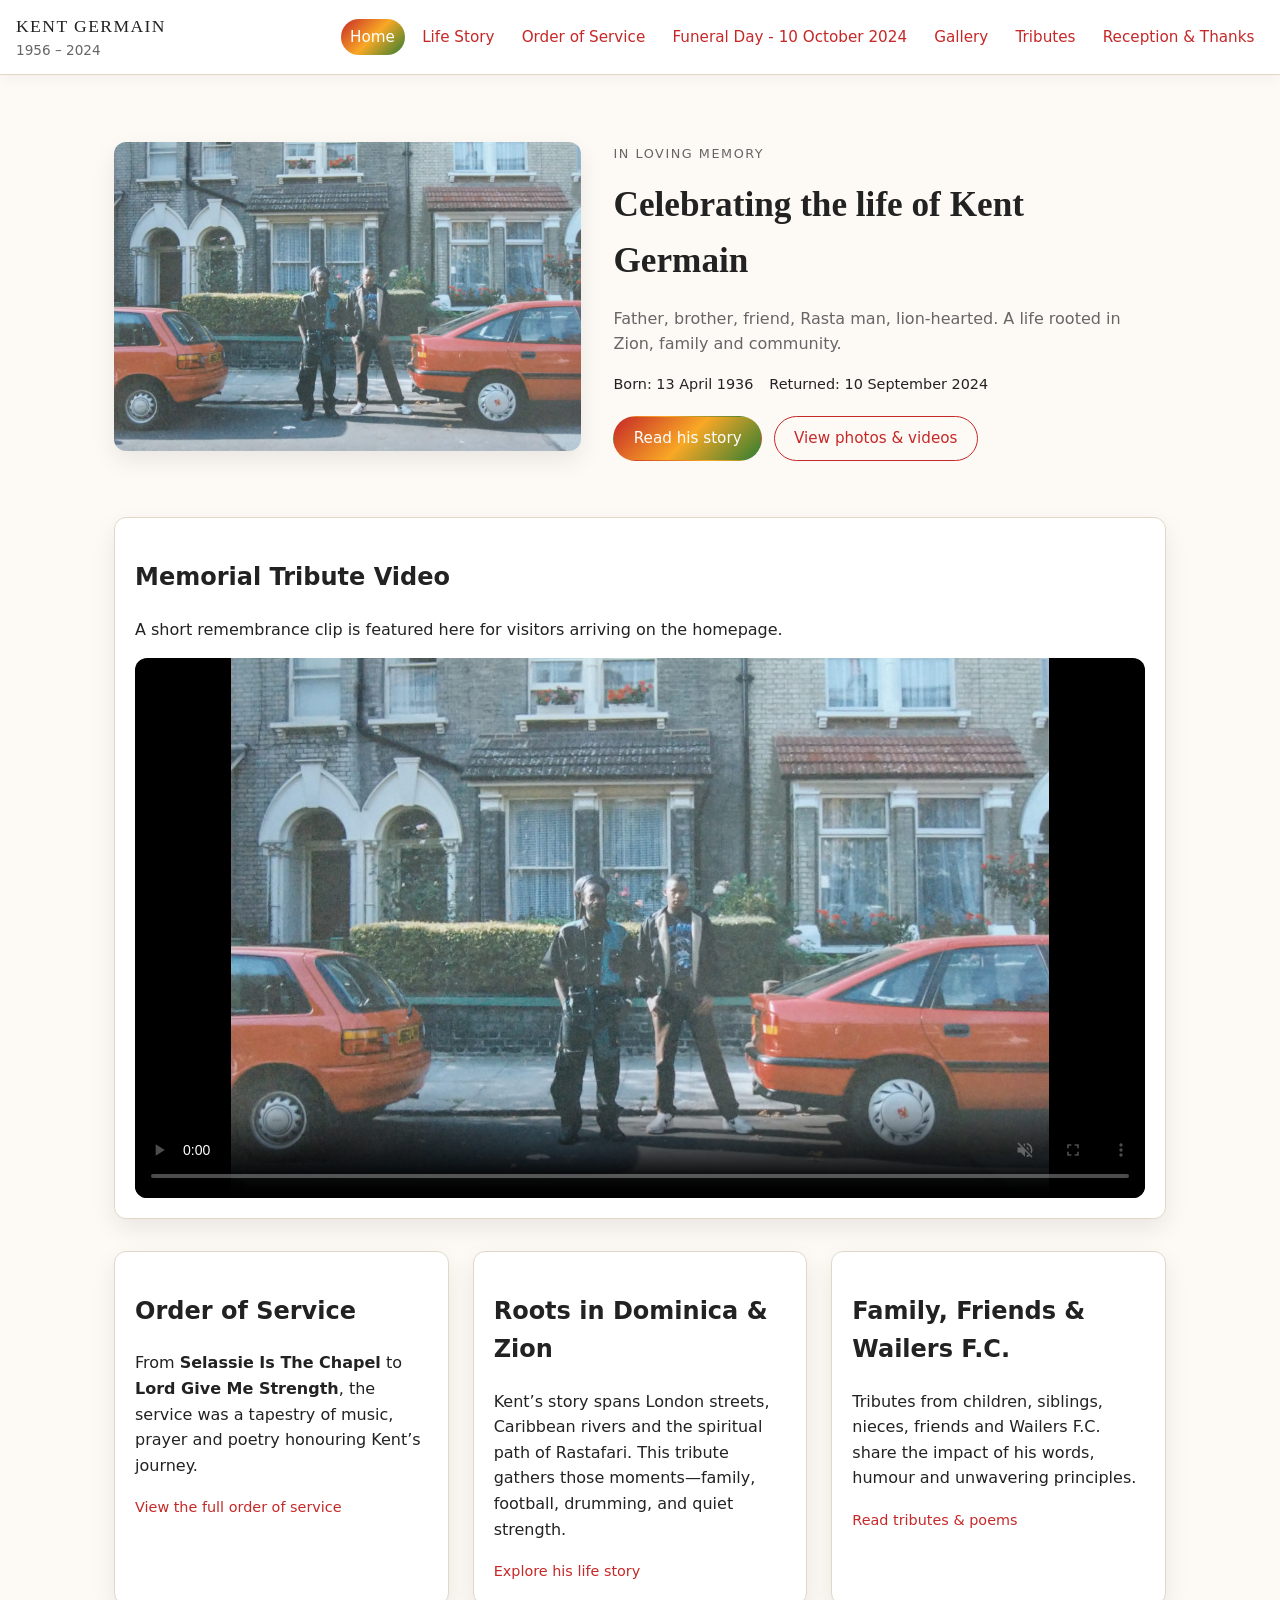
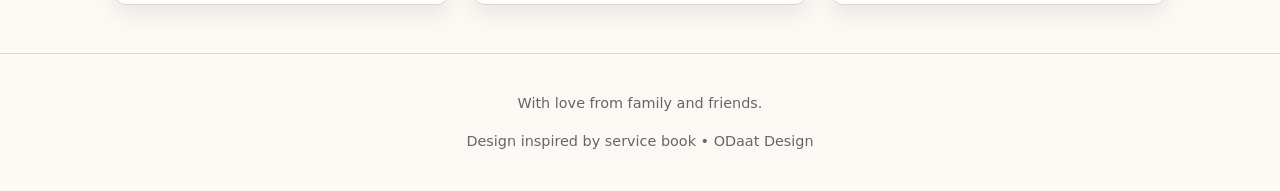
<file: index.html>
<!DOCTYPE html>
<html lang="en">
<head>
  <meta charset="UTF-8">
  <title>Kent Germain | Tribute Home</title>
  <meta name="viewport" content="width=device-width, initial-scale=1">
  <meta name="description" content="A memorial tribute website celebrating the life of Kent Germain, his family, and the legacy he leaves behind.">
  <meta name="theme-color" content="#c62828">
  <link rel="stylesheet" href="css/style.css">
</head>
<body>
  <header class="site-header">
    <a class="skip-link" href="#main-content">Skip to main content</a>

    <div class="brand">
      <span class="brand-title">Kent Germain</span>
      <span class="brand-dates">1956 – 2024</span>
    </div>

    <button class="nav-toggle" aria-expanded="false" aria-controls="main-nav">
      <span class="nav-toggle-bar"></span>
      <span class="nav-toggle-bar"></span>
      <span class="nav-toggle-bar"></span>
      <span class="sr-only">Toggle navigation</span>
    </button>

    <nav id="main-nav" class="main-nav" aria-label="Main navigation">
      <ul>
        <!-- Keep your existing menu titles here -->
        <li><a href="index.html" class="active">Home</a></li>
        <li><a href="about.html">Life Story</a></li>
        <li><a href="service.html">Order of Service</a></li>
        <li><a href="funeral.html">Funeral Day - 10 October 2024</a></li>
        <li><a href="gallery.html">Gallery</a></li>
        <li><a href="tributes.html">Tributes</a></li>
        <li><a href="thanks.html">Reception & Thanks</a></li>
      </ul>
    </nav>
  </header>

  <main id="main-content">
  <section class="hero">
    <div class="hero-media">
      <img src="imgs/rasta-era/kent-and-reuben-on-road-red-car.JPG" alt="Kent Germain smiling by his red car">
    </div>
    <div class="hero-text">
      <p class="hero-label">In Loving Memory</p>
      <h1>Celebrating the life of Kent Germain</h1>
      <p class="hero-subtitle">
        Father, brother, friend, Rasta man, lion-hearted.
        A life rooted in Zion, family and community.
      </p>
      <div class="hero-meta">
        <span>Born: 13 April 1936</span>
        <span>Returned: 10 September 2024</span>
      </div>
      <div class="hero-actions">
        <a href="about.html" class="btn primary">Read his story</a>
        <a href="gallery.html" class="btn ghost">View photos & videos</a>
      </div>
    </div>
  </section>

  <section class="home-video-section" aria-label="Memorial video">
    <div class="home-video-card">
      <h2>Memorial Tribute Video</h2>
      <p>A short remembrance clip is featured here for visitors arriving on the homepage.</p>
      <div class="home-video-wrapper">
        <video controls autoplay muted loop playsinline preload="metadata" poster="imgs/rasta-era/kent-and-reuben-on-road-red-car.JPG">
          <source src="imgs/videos/kent-dance-sophie.mp4" type="video/mp4">
          Your browser does not support the video tag.
        </video>
      </div>
    </div>
  </section>

  <section class="intro">
    <div class="intro-block">
      <h2>Order of Service</h2>
      <p>
        From <strong>Selassie Is The Chapel</strong> to <strong>Lord Give Me Strength</strong>,
        the service was a tapestry of music, prayer and poetry honouring Kent’s journey.
      </p>
      <a href="service.html" class="text-link">View the full order of service</a>
    </div>

    <div class="intro-block">
      <h2>Roots in Dominica & Zion</h2>
      <p>
        Kent’s story spans London streets, Caribbean rivers and the spiritual path of Rastafari.
        This tribute gathers those moments—family, football, drumming, and quiet strength.
      </p>
      <a href="about.html" class="text-link">Explore his life story</a>
    </div>

    <div class="intro-block">
      <h2>Family, Friends & Wailers F.C.</h2>
      <p>
        Tributes from children, siblings, nieces, friends and Wailers F.C.
        share the impact of his words, humour and unwavering principles.
      </p>
      <a href="tributes.html" class="text-link">Read tributes & poems</a>
    </div>
  </section>
</main>


  <footer class="site-footer">
    <p>With love from family and friends.</p>
    <p class="footer-credit">Design inspired by service book • ODaat Design</p>
  </footer>

  <script src="js/main.js"></script>
</body>
</html>
</file>
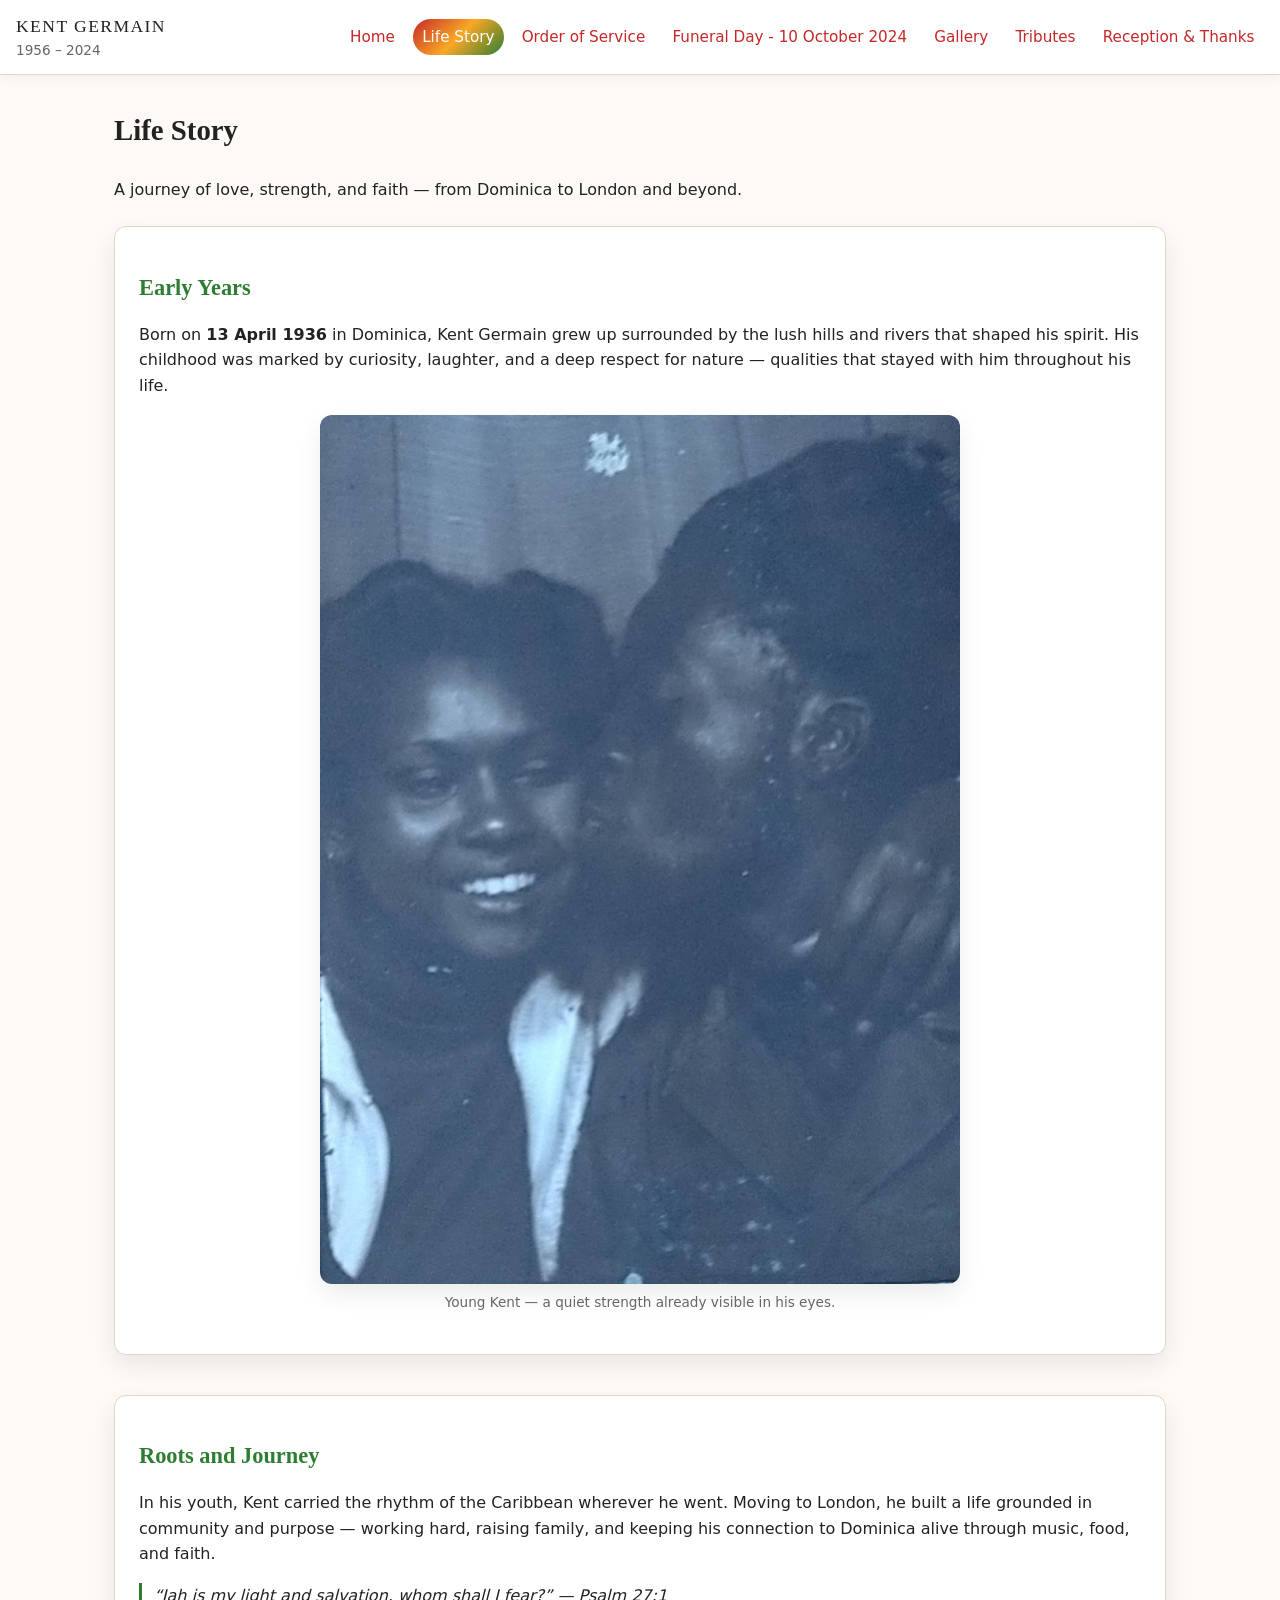
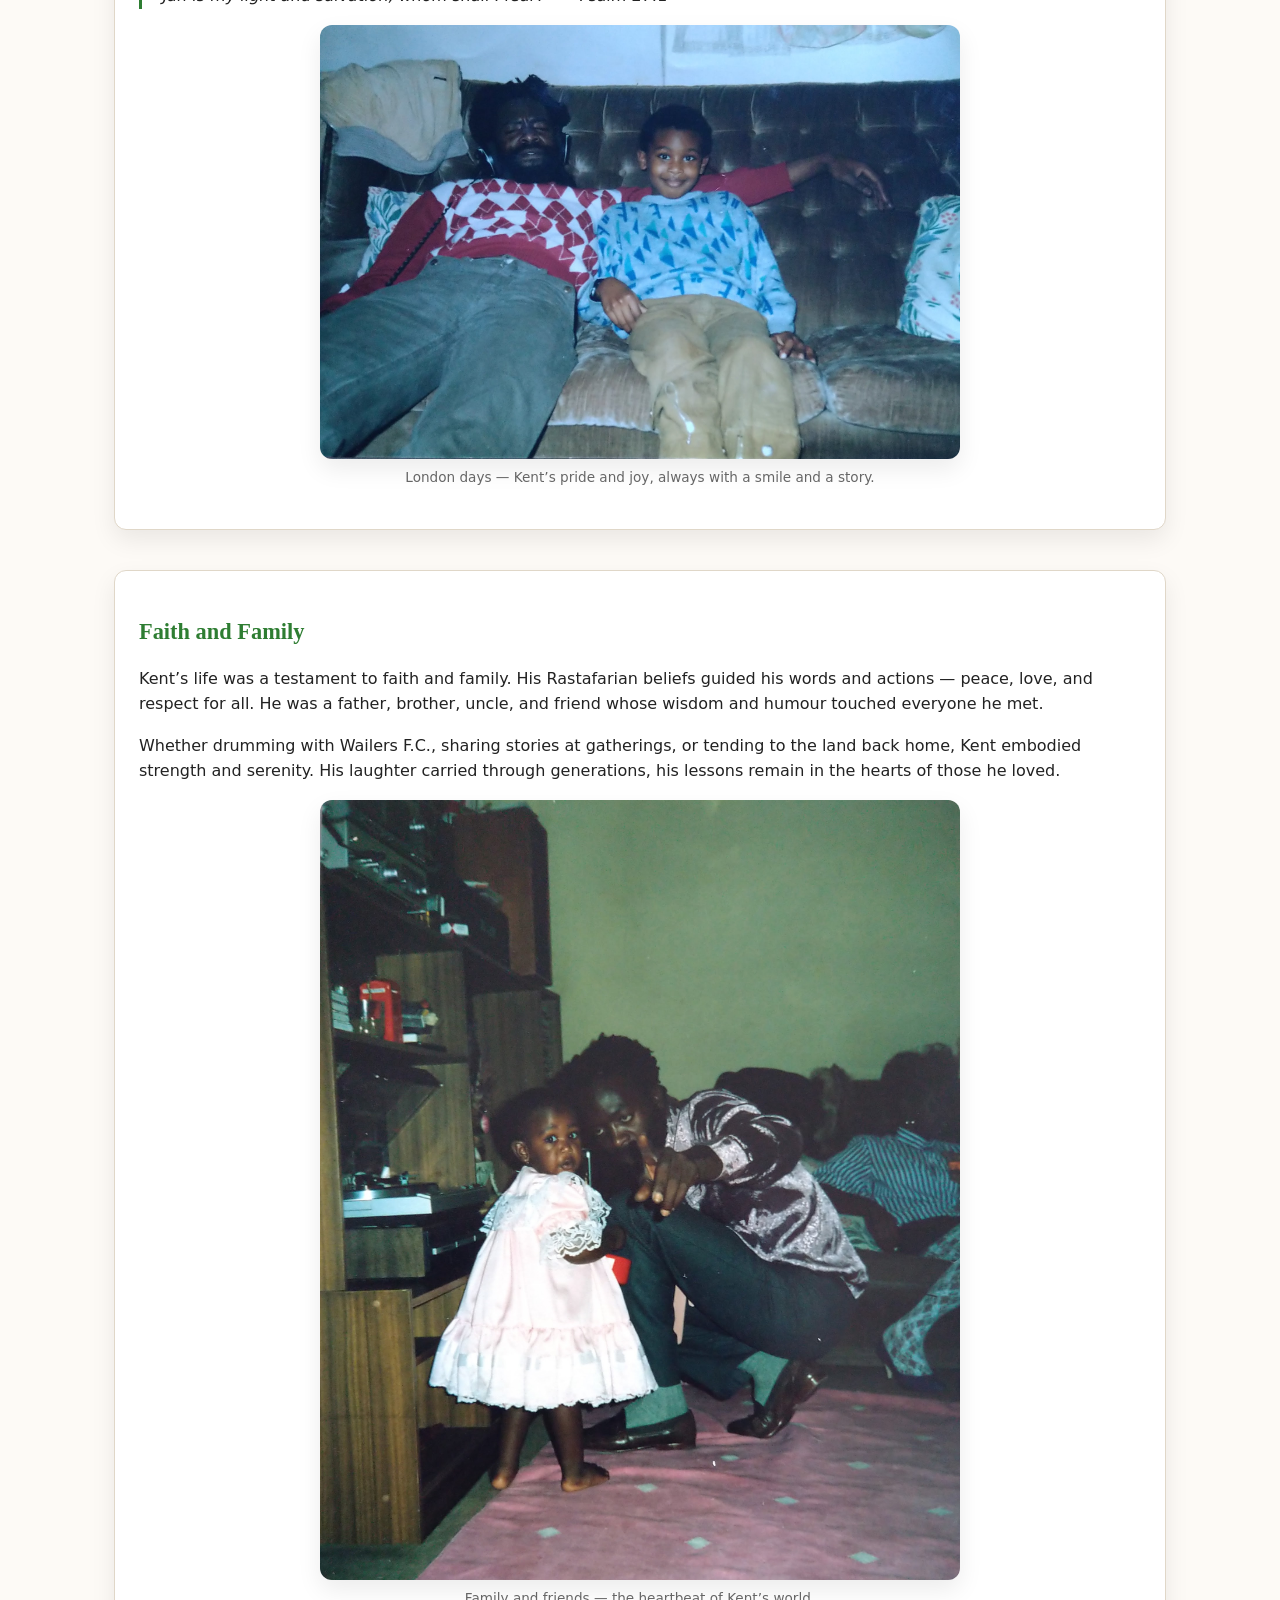
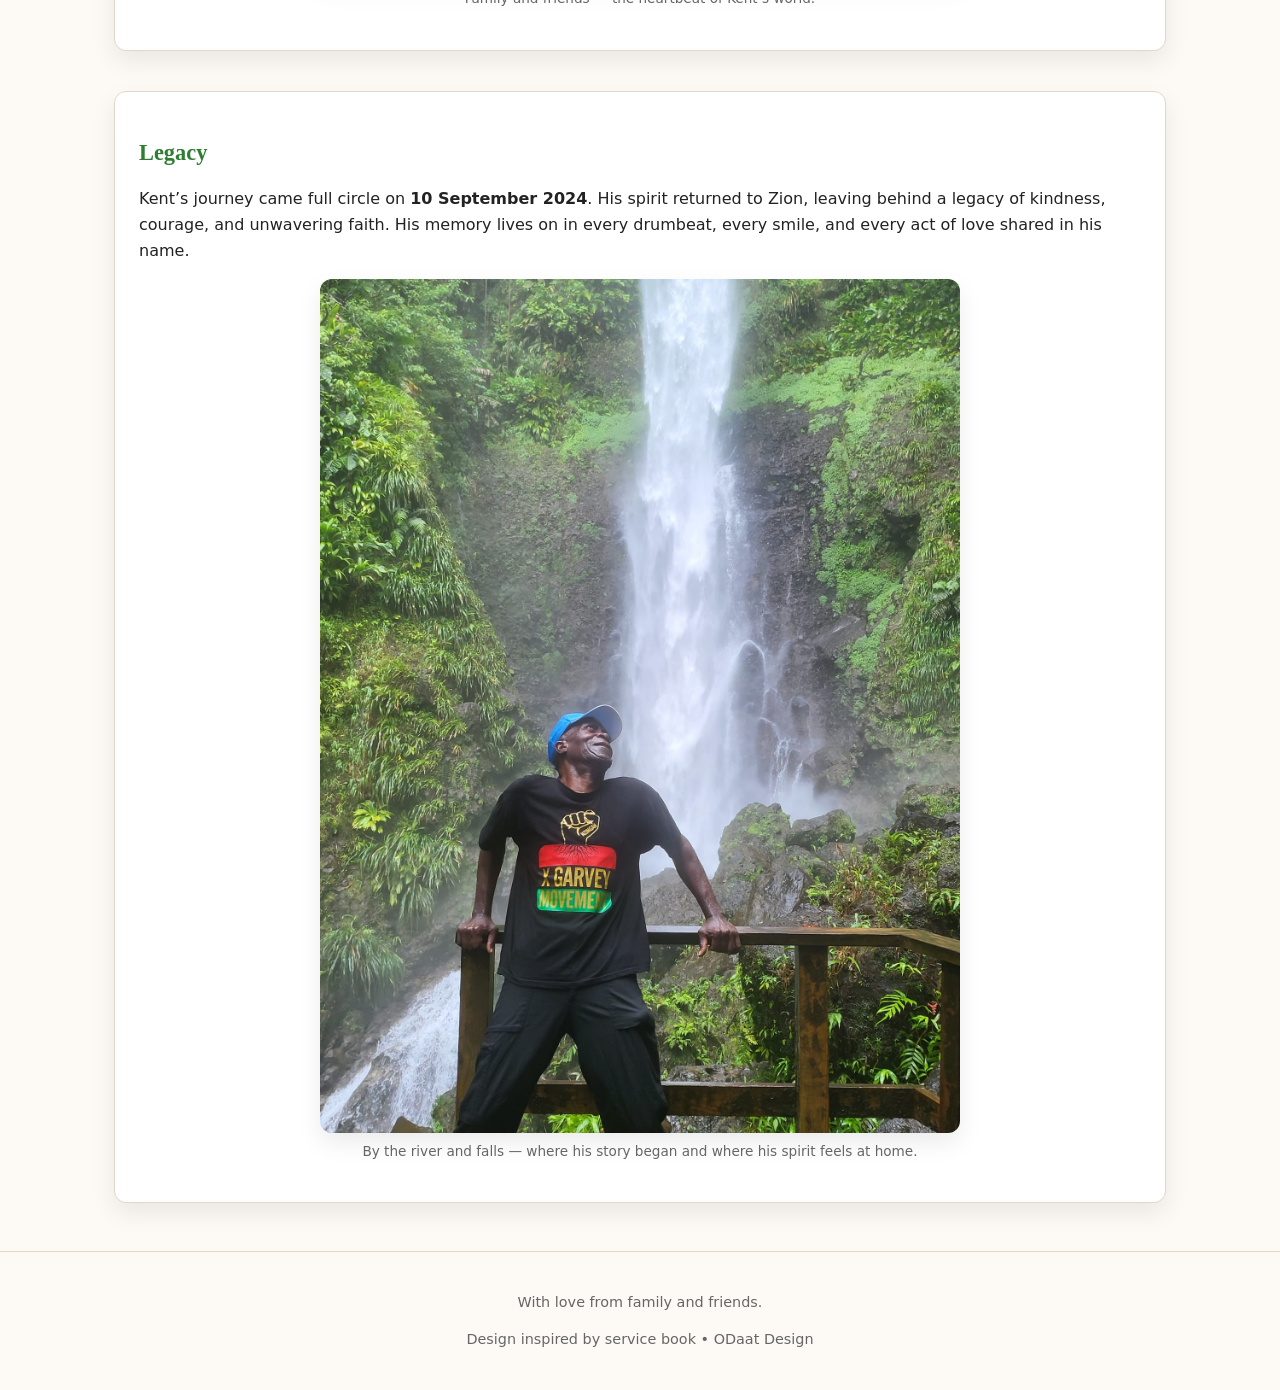
<file: about.html>
<!DOCTYPE html>
<html lang="en">
<head>
  <meta charset="UTF-8">
  <title>Kent Germain | Life Story</title>
  <meta name="viewport" content="width=device-width, initial-scale=1">
  <meta name="description" content="Read the life story of Kent Germain, from his early years in Dominica to his life in London and the legacy he left behind.">
  <meta name="theme-color" content="#2e7d32">
  <link rel="stylesheet" href="css/style.css">
</head>
<body>
  <header class="site-header">
    <a class="skip-link" href="#main-content">Skip to main content</a>

    <div class="brand">
      <span class="brand-title">Kent Germain</span>
      <span class="brand-dates">1956 – 2024</span>
    </div>

    <button class="nav-toggle" aria-expanded="false" aria-controls="main-nav">
      <span class="nav-toggle-bar"></span>
      <span class="nav-toggle-bar"></span>
      <span class="nav-toggle-bar"></span>
      <span class="sr-only">Toggle navigation</span>
    </button>

    <nav id="main-nav" class="main-nav" aria-label="Main navigation">
      <ul>
        <!-- Keep your existing menu titles here -->
        <li><a href="index.html">Home</a></li>
        <li><a href="about.html" class="active">Life Story</a></li>
        <li><a href="service.html">Order of Service</a></li>
        <li><a href="funeral.html">Funeral Day - 10 October 2024</a></li>
        <li><a href="gallery.html">Gallery</a></li>
        <li><a href="tributes.html">Tributes</a></li>
        <li><a href="thanks.html">Reception & Thanks</a></li>
      </ul>
    </nav>
  </header>

  <main id="main-content">
  <section class="page-header">
    <h1>Life Story</h1>
    <p>A journey of love, strength, and faith — from Dominica to London and beyond.</p>
  </section>

  <section class="story-section">
    <article class="story-block">
      <h2>Early Years</h2>
      <p>
        Born on <strong>13 April 1936</strong> in Dominica, Kent Germain grew up surrounded by the lush hills and rivers that shaped his spirit.
        His childhood was marked by curiosity, laughter, and a deep respect for nature — qualities that stayed with him throughout his life.
      </p>
      <figure class="story-photo">
        <img src="imgs/rasta-era/kent-and-jenny-young.JPG" alt="Young Kent Germain with friends and family">
        <figcaption>Young Kent — a quiet strength already visible in his eyes.</figcaption>
      </figure>
    </article>

    <article class="story-block">
      <h2>Roots and Journey</h2>
      <p>
        In his youth, Kent carried the rhythm of the Caribbean wherever he went.
        Moving to London, he built a life grounded in community and purpose — working hard, raising family, and keeping his connection to Dominica alive through music, food, and faith.
      </p>
      <blockquote>
        “Jah is my light and salvation, whom shall I fear?” — <em>Psalm 27:1</em>
      </blockquote>
      <figure class="story-photo">
        <img src="imgs/rasta-era/kent-headphones-on-with-reuben.JPG" alt="Kent Germain sitting on his red car in London">
        <figcaption>London days — Kent’s pride and joy, always with a smile and a story.</figcaption>
      </figure>
    </article>

    <article class="story-block">
      <h2>Faith and Family</h2>
      <p>
        Kent’s life was a testament to faith and family. His Rastafarian beliefs guided his words and actions — peace, love, and respect for all.
        He was a father, brother, uncle, and friend whose wisdom and humour touched everyone he met.
      </p>
      <p>
        Whether drumming with Wailers F.C., sharing stories at gatherings, or tending to the land back home, Kent embodied strength and serenity.
        His laughter carried through generations, his lessons remain in the hearts of those he loved.
      </p>
      <figure class="story-photo">
        <img src="imgs/rasta-era/kent-sophie-thelma-in-background.JPG" alt="Kent Germain with family and friends">
        <figcaption>Family and friends — the heartbeat of Kent’s world.</figcaption>
      </figure>
    </article>

    <article class="story-block">
      <h2>Legacy</h2>
      <p>
        Kent’s journey came full circle on <strong>10 September 2024</strong>.
        His spirit returned to Zion, leaving behind a legacy of kindness, courage, and unwavering faith.
        His memory lives on in every drumbeat, every smile, and every act of love shared in his name.
      </p>
      <figure class="story-photo">
        <img src="imgs/post-rasta-era/kent-at-trafalgar-falls-2.jpeg" alt="Kent Germain by a waterfall in Dominica">
        <figcaption>By the river and falls — where his story began and where his spirit feels at home.</figcaption>
      </figure>
    </article>
  </section>
</main>


  <footer class="site-footer">
    <p>With love from family and friends.</p>
    <p class="footer-credit">Design inspired by service book • ODaat Design</p>
  </footer>

  <script src="js/main.js"></script>
</body>
</html>
</file>
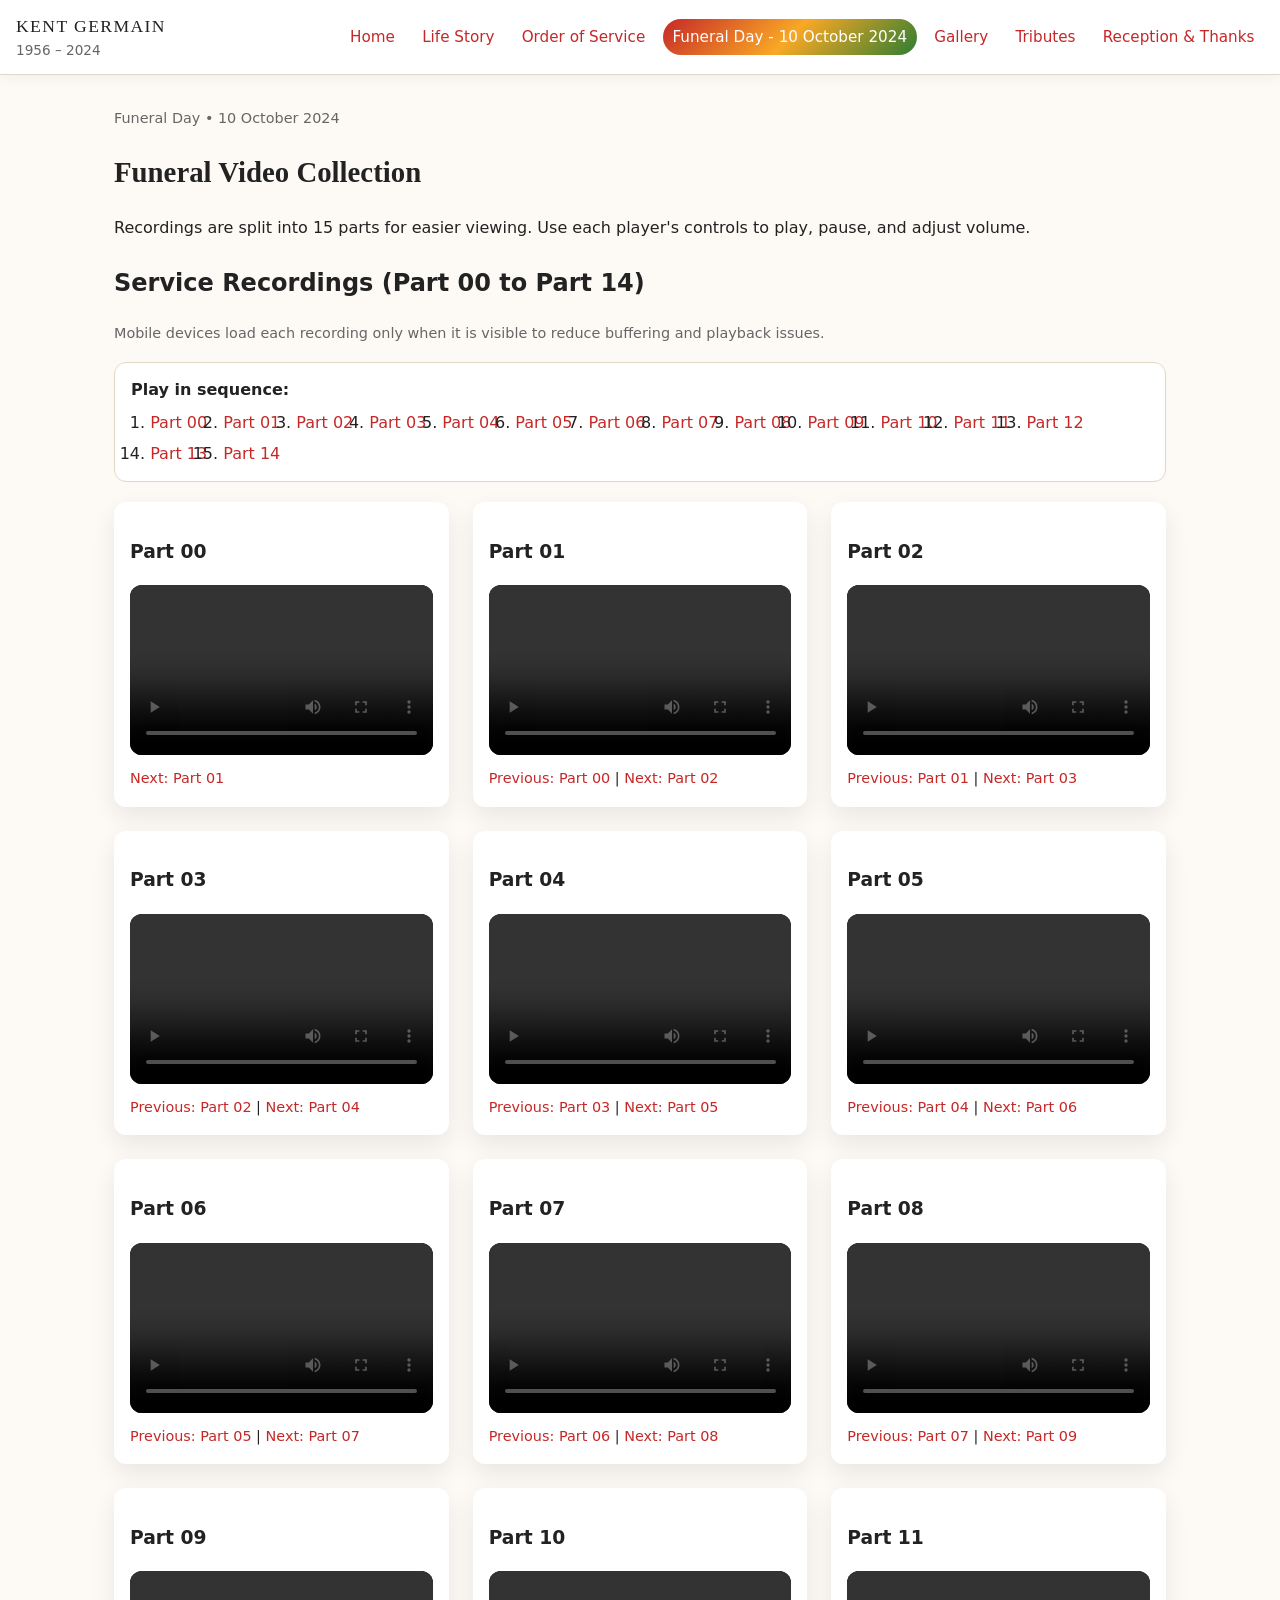
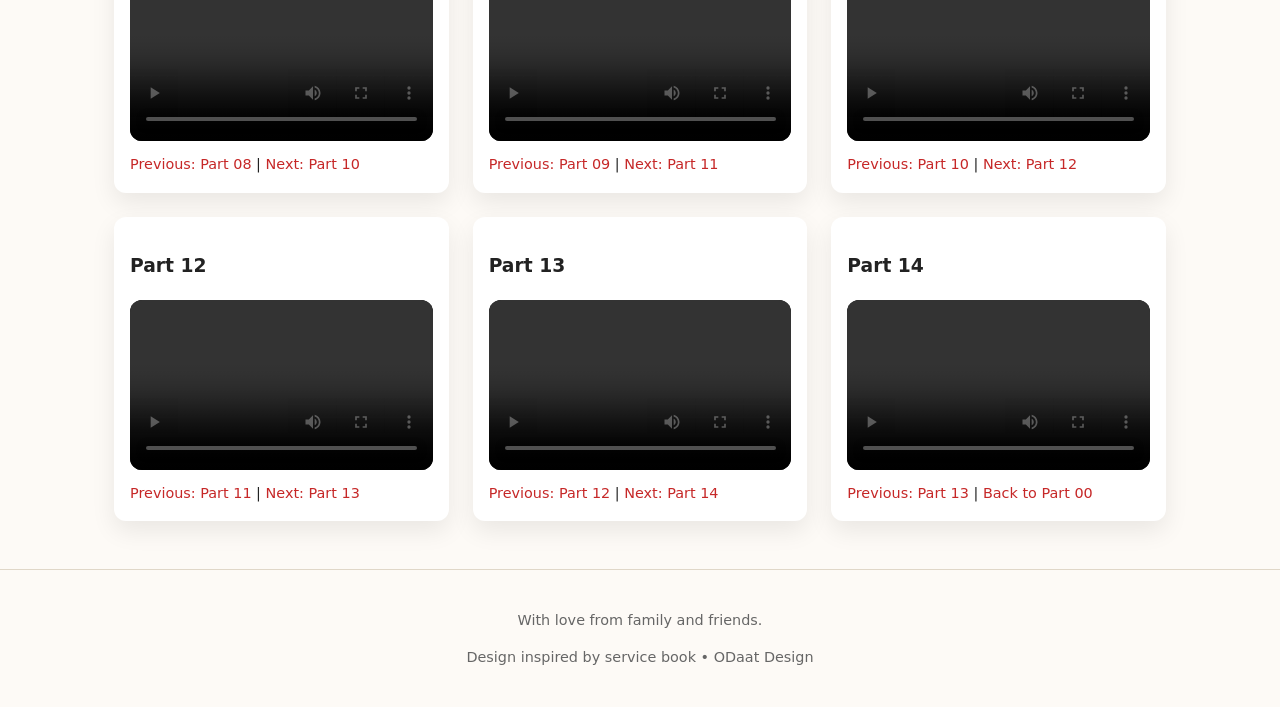
<file: funeral.html>
<!DOCTYPE html>
<html lang="en">
<head>
  <meta charset="UTF-8">
  <title>Kent Germain | Funeral Day</title>
  <meta name="viewport" content="width=device-width, initial-scale=1">
  <meta name="description" content="Watch and revisit the funeral service recordings for Kent Germain’s memorial day on 10 October 2024.">
  <meta name="theme-color" content="#c62828">
  <link rel="stylesheet" href="css/style.css">
</head>
<body>
  <header class="site-header">
    <a class="skip-link" href="#main-content">Skip to main content</a>

    <div class="brand">
      <span class="brand-title">Kent Germain</span>
      <span class="brand-dates">1956 – 2024</span>
    </div>

    <button class="nav-toggle" aria-expanded="false" aria-controls="main-nav">
      <span class="nav-toggle-bar"></span>
      <span class="nav-toggle-bar"></span>
      <span class="nav-toggle-bar"></span>
      <span class="sr-only">Toggle navigation</span>
    </button>

    <nav id="main-nav" class="main-nav" aria-label="Main navigation">
      <ul>
        <!-- Keep your existing menu titles here -->
        <li><a href="index.html">Home</a></li>
        <li><a href="about.html">Life Story</a></li>
        <li><a href="service.html">Order of Service</a></li>
        <li><a href="funeral.html" class="active">Funeral Day - 10 October 2024</a></li>
        <li><a href="gallery.html">Gallery</a></li>
        <li><a href="tributes.html">Tributes</a></li>
        <li><a href="thanks.html">Reception & Thanks</a></li>
      </ul>
    </nav>
  </header>

  <main id="main-content">
    <header class="page-header">
      <p class="page-header-meta">Funeral Day • 10 October 2024</p>
      <h1>Funeral Video Collection</h1>
      <p>
        Recordings are split into 15 parts for easier viewing. Use each player's controls to
        play, pause, and adjust volume.
      </p>
    </header>

    <section class="video-section" aria-labelledby="funeral-videos-heading">
      <h2 id="funeral-videos-heading">Service Recordings (Part 00 to Part 14)</h2>
      <p class="video-mobile-note">Mobile devices load each recording only when it is visible to reduce buffering and playback issues.</p>
      <nav class="video-sequence-nav" aria-label="Jump to video part">
        <p><strong>Play in sequence:</strong></p>
        <ol>
          <li><a href="#part-00">Part 00 </a></li>
          <li><a href="#part-01">Part 01 </a></li>
          <li><a href="#part-02">Part 02 </a></li>
          <li><a href="#part-03">Part 03 </a></li>
          <li><a href="#part-04">Part 04 </a></li>
          <li><a href="#part-05">Part 05 </a></li>
          <li><a href="#part-06">Part 06 </a></li>
          <li><a href="#part-07">Part 07 </a></li>
          <li><a href="#part-08">Part 08 </a></li>
          <li><a href="#part-09">Part 09 </a></li>
          <li><a href="#part-10">Part 10 </a></li>
          <li><a href="#part-11">Part 11 </a></li>
          <li><a href="#part-12">Part 12 </a></li>
          <li><a href="#part-13">Part 13 </a></li>
          <li><a href="#part-14">Part 14 </a></li>
        </ol>
      </nav>
      <div class="video-grid" role="list" aria-label="Funeral service video parts">
        <article id="part-00" class="video-card" role="listitem" aria-labelledby="video-title-00">
          <h3 id="video-title-00">Part 00</h3>
          <div class="video-wrapper">
            <video controls preload="none" playsinline webkit-playsinline aria-label="Funeral service recording part 00">
              <source data-src="videos/part00.mp4" type="video/mp4">
              Your browser does not support the video tag. You can download
              <a href="videos/part00.mp4">Part 00</a>.
            </video>
          </div>
          <p class="video-part-nav"><a href="#part-01">Next: Part 01</a></p>
        </article>

        <article id="part-01" class="video-card" role="listitem" aria-labelledby="video-title-01">
          <h3 id="video-title-01">Part 01</h3>
          <div class="video-wrapper">
            <video controls preload="none" playsinline webkit-playsinline aria-label="Funeral service recording part 01">
              <source data-src="videos/part01.mp4" type="video/mp4">
              Your browser does not support the video tag. You can download
              <a href="videos/part01.mp4">Part 01</a>.
            </video>
          </div>
          <p class="video-part-nav"><a href="#part-00">Previous: Part 00</a> | <a href="#part-02">Next: Part 02</a></p>
        </article>

        <article id="part-02" class="video-card" role="listitem" aria-labelledby="video-title-02">
          <h3 id="video-title-02">Part 02</h3>
          <div class="video-wrapper">
            <video controls preload="none" playsinline webkit-playsinline aria-label="Funeral service recording part 02">
              <source data-src="videos/part02.mp4" type="video/mp4">
              Your browser does not support the video tag. You can download
              <a href="videos/part02.mp4">Part 02</a>.
            </video>
          </div>
          <p class="video-part-nav"><a href="#part-01">Previous: Part 01</a> | <a href="#part-03">Next: Part 03</a></p>
        </article>

        <article id="part-03" class="video-card" role="listitem" aria-labelledby="video-title-03">
          <h3 id="video-title-03">Part 03</h3>
          <div class="video-wrapper">
            <video controls preload="none" playsinline webkit-playsinline aria-label="Funeral service recording part 03">
              <source data-src="videos/part03.mp4" type="video/mp4">
              Your browser does not support the video tag. You can download
              <a href="videos/part03.mp4">Part 03</a>.
            </video>
          </div>
          <p class="video-part-nav"><a href="#part-02">Previous: Part 02</a> | <a href="#part-04">Next: Part 04</a></p>
        </article>

        <article id="part-04" class="video-card" role="listitem" aria-labelledby="video-title-04">
          <h3 id="video-title-04">Part 04</h3>
          <div class="video-wrapper">
            <video controls preload="none" playsinline webkit-playsinline aria-label="Funeral service recording part 04">
              <source data-src="videos/part04.mp4" type="video/mp4">
              Your browser does not support the video tag. You can download
              <a href="videos/part04.mp4">Part 04</a>.
            </video>
          </div>
          <p class="video-part-nav"><a href="#part-03">Previous: Part 03</a> | <a href="#part-05">Next: Part 05</a></p>
        </article>

        <article id="part-05" class="video-card" role="listitem" aria-labelledby="video-title-05">
          <h3 id="video-title-05">Part 05</h3>
          <div class="video-wrapper">
            <video controls preload="none" playsinline webkit-playsinline aria-label="Funeral service recording part 05">
              <source data-src="videos/part05.mp4" type="video/mp4">
              Your browser does not support the video tag. You can download
              <a href="videos/part05.mp4">Part 05</a>.
            </video>
          </div>
          <p class="video-part-nav"><a href="#part-04">Previous: Part 04</a> | <a href="#part-06">Next: Part 06</a></p>
        </article>

        <article id="part-06" class="video-card" role="listitem" aria-labelledby="video-title-06">
          <h3 id="video-title-06">Part 06</h3>
          <div class="video-wrapper">
            <video controls preload="none" playsinline webkit-playsinline aria-label="Funeral service recording part 06">
              <source data-src="videos/part06.mp4" type="video/mp4">
              Your browser does not support the video tag. You can download
              <a href="videos/part06.mp4">Part 06</a>.
            </video>
          </div>
          <p class="video-part-nav"><a href="#part-05">Previous: Part 05</a> | <a href="#part-07">Next: Part 07</a></p>
        </article>

        <article id="part-07" class="video-card" role="listitem" aria-labelledby="video-title-07">
          <h3 id="video-title-07">Part 07</h3>
          <div class="video-wrapper">
            <video controls preload="none" playsinline webkit-playsinline aria-label="Funeral service recording part 07">
              <source data-src="videos/part07.mp4" type="video/mp4">
              Your browser does not support the video tag. You can download
              <a href="videos/part07.mp4">Part 07</a>.
            </video>
          </div>
          <p class="video-part-nav"><a href="#part-06">Previous: Part 06</a> | <a href="#part-08">Next: Part 08</a></p>
        </article>

        <article id="part-08" class="video-card" role="listitem" aria-labelledby="video-title-08">
          <h3 id="video-title-08">Part 08</h3>
          <div class="video-wrapper">
            <video controls preload="none" playsinline webkit-playsinline aria-label="Funeral service recording part 08">
              <source data-src="videos/part08.mp4" type="video/mp4">
              Your browser does not support the video tag. You can download
              <a href="videos/part08.mp4">Part 08</a>.
            </video>
          </div>
          <p class="video-part-nav"><a href="#part-07">Previous: Part 07</a> | <a href="#part-09">Next: Part 09</a></p>
        </article>

        <article id="part-09" class="video-card" role="listitem" aria-labelledby="video-title-09">
          <h3 id="video-title-09">Part 09</h3>
          <div class="video-wrapper">
            <video controls preload="none" playsinline webkit-playsinline aria-label="Funeral service recording part 09">
              <source data-src="videos/part09.mp4" type="video/mp4">
              Your browser does not support the video tag. You can download
              <a href="videos/part09.mp4">Part 09</a>.
            </video>
          </div>
          <p class="video-part-nav"><a href="#part-08">Previous: Part 08</a> | <a href="#part-10">Next: Part 10</a></p>
        </article>

        <article id="part-10" class="video-card" role="listitem" aria-labelledby="video-title-10">
          <h3 id="video-title-10">Part 10</h3>
          <div class="video-wrapper">
            <video controls preload="none" playsinline webkit-playsinline aria-label="Funeral service recording part 10">
              <source data-src="videos/part10.mp4" type="video/mp4">
              Your browser does not support the video tag. You can download
              <a href="videos/part10.mp4">Part 10</a>.
            </video>
          </div>
          <p class="video-part-nav"><a href="#part-09">Previous: Part 09</a> | <a href="#part-11">Next: Part 11</a></p>
        </article>

        <article id="part-11" class="video-card" role="listitem" aria-labelledby="video-title-11">
          <h3 id="video-title-11">Part 11</h3>
          <div class="video-wrapper">
            <video controls preload="none" playsinline webkit-playsinline aria-label="Funeral service recording part 11">
              <source data-src="videos/part11.mp4" type="video/mp4">
              Your browser does not support the video tag. You can download
              <a href="videos/part11.mp4">Part 11</a>.
            </video>
          </div>
          <p class="video-part-nav"><a href="#part-10">Previous: Part 10</a> | <a href="#part-12">Next: Part 12</a></p>
        </article>

        <article id="part-12" class="video-card" role="listitem" aria-labelledby="video-title-12">
          <h3 id="video-title-12">Part 12</h3>
          <div class="video-wrapper">
            <video controls preload="none" playsinline webkit-playsinline aria-label="Funeral service recording part 12">
              <source data-src="videos/part12.mp4" type="video/mp4">
              Your browser does not support the video tag. You can download
              <a href="videos/part12.mp4">Part 12</a>.
            </video>
          </div>
          <p class="video-part-nav"><a href="#part-11">Previous: Part 11</a> | <a href="#part-13">Next: Part 13</a></p>
        </article>

        <article id="part-13" class="video-card" role="listitem" aria-labelledby="video-title-13">
          <h3 id="video-title-13">Part 13</h3>
          <div class="video-wrapper">
            <video controls preload="none" playsinline webkit-playsinline aria-label="Funeral service recording part 13">
              <source data-src="videos/part13.mp4" type="video/mp4">
              Your browser does not support the video tag. You can download
              <a href="videos/part13.mp4">Part 13</a>.
            </video>
          </div>
          <p class="video-part-nav"><a href="#part-12">Previous: Part 12</a> | <a href="#part-14">Next: Part 14</a></p>
        </article>

        <article id="part-14" class="video-card" role="listitem" aria-labelledby="video-title-14">
          <h3 id="video-title-14">Part 14</h3>
          <div class="video-wrapper">
            <video controls preload="none" playsinline webkit-playsinline aria-label="Funeral service recording part 14">
              <source data-src="videos/part14.mp4" type="video/mp4">
              Your browser does not support the video tag. You can download
              <a href="videos/part14.mp4">Part 14</a>.
            </video>
          </div>
          <p class="video-part-nav"><a href="#part-13">Previous: Part 13</a> | <a href="#part-00">Back to Part 00</a></p>
        </article>
      </div>
    </section>
  </main>

  <footer class="site-footer">
    <p>With love from family and friends.</p>
    <p class="footer-credit">Design inspired by service book • ODaat Design</p>
  </footer>

  <script src="js/main.js"></script>
</body>
</html>
</file>
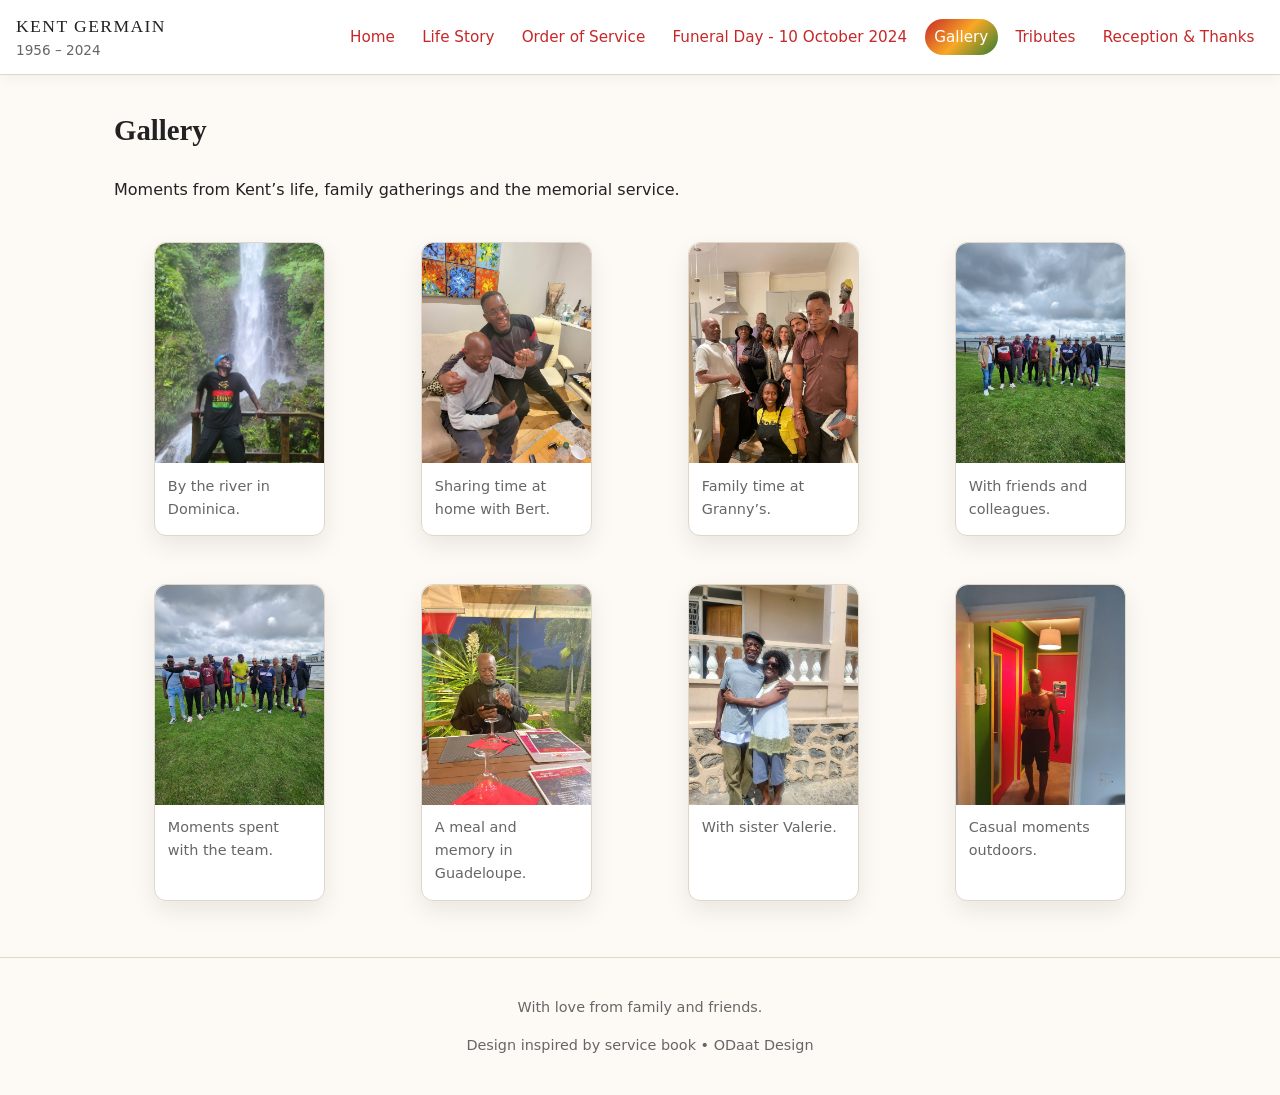
<file: gallery.html>
<!DOCTYPE html>
<html lang="en">
<head>
  <meta charset="UTF-8">
  <title>Kent Germain | Gallery</title>
  <meta name="viewport" content="width=device-width, initial-scale=1">
  <meta name="description" content="Browse a gallery of photographs capturing Kent Germain’s life, family, and memories.">
  <meta name="theme-color" content="#2e7d32">
  <link rel="stylesheet" href="css/style.css">
</head>
<body>
  <header class="site-header">
    <a class="skip-link" href="#main-content">Skip to main content</a>

    <div class="brand">
      <span class="brand-title">Kent Germain</span>
      <span class="brand-dates">1956 – 2024</span>
    </div>

    <button class="nav-toggle" aria-expanded="false" aria-controls="main-nav">
      <span class="nav-toggle-bar"></span>
      <span class="nav-toggle-bar"></span>
      <span class="nav-toggle-bar"></span>
      <span class="sr-only">Toggle navigation</span>
    </button>

    <nav id="main-nav" class="main-nav" aria-label="Main navigation">
      <ul>
        <!-- Keep your existing menu titles here -->
        <li><a href="index.html">Home</a></li>
        <li><a href="about.html">Life Story</a></li>
        <li><a href="service.html">Order of Service</a></li>
        <li><a href="funeral.html">Funeral Day - 10 October 2024</a></li>
        <li><a href="gallery.html" class="active">Gallery</a></li>
        <li><a href="tributes.html">Tributes</a></li>
        <li><a href="thanks.html">Reception & Thanks</a></li>
      </ul>
    </nav>
  </header>

  <main id="main-content">
  <section class="page-header">
    <h1>Gallery</h1>
    <p>Moments from Kent’s life, family gatherings and the memorial service.</p>
  </section>

  <section class="gallery-grid" aria-label="Photo gallery">
    <figure class="gallery-item">
      <img src="imgs/post-rasta-era/kent-at-trafalgar-falls-2.jpeg" alt="Kent standing beside a river in Dominica." loading="lazy" decoding="async">
      <figcaption>By the river in Dominica.</figcaption>
    </figure>

    <figure class="gallery-item">
      <img src="imgs/post-rasta-era/kent-bert-at-home.jpeg" alt="Kent and Bert relaxing at home together." loading="lazy" decoding="async">
      <figcaption>Sharing time at home with Bert.</figcaption>
    </figure>

    <figure class="gallery-item">
      <img src="imgs/post-rasta-era/kent-and-family-at-grannys.jpeg" alt="Kent with family gathered at Granny’s home." loading="lazy" decoding="async">
      <figcaption>Family time at Granny’s.</figcaption>
    </figure>

    <figure class="gallery-item">
      <img src="imgs/post-rasta-era/kent-and-team-2.jpeg" alt="Kent standing with his team at an event." loading="lazy" decoding="async">
      <figcaption>With friends and colleagues.</figcaption>
    </figure>

    <figure class="gallery-item">
      <img src="imgs/post-rasta-era/kent-with-team.jpeg" alt="Kent smiling with a group of team members." loading="lazy" decoding="async">
      <figcaption>Moments spent with the team.</figcaption>
    </figure>

    <figure class="gallery-item">
      <img src="imgs/post-rasta-era/kent-at-restaurant-guadeloupe.jpeg" alt="Kent at a restaurant in Guadeloupe." loading="lazy" decoding="async">
      <figcaption>A meal and memory in Guadeloupe.</figcaption>
    </figure>

    <figure class="gallery-item">
      <img src="imgs/post-rasta-era/kent-with-sister-valerie-1.jpeg" alt="Kent with his sister Valerie." loading="lazy" decoding="async">
      <figcaption>With sister Valerie.</figcaption>
    </figure>

    <figure class="gallery-item">
      <img src="imgs/post-rasta-era/kent-at-home-in-shorts.jpeg" alt="Kent standing outdoors in casual clothing." loading="lazy" decoding="async">
      <figcaption>Casual moments outdoors.</figcaption>
    </figure>
  </section>


</main>


  <footer class="site-footer">
    <p>With love from family and friends.</p>
    <p class="footer-credit">Design inspired by service book • ODaat Design</p>
  </footer>

  <script src="js/main.js"></script>
</body>
</html>
</file>
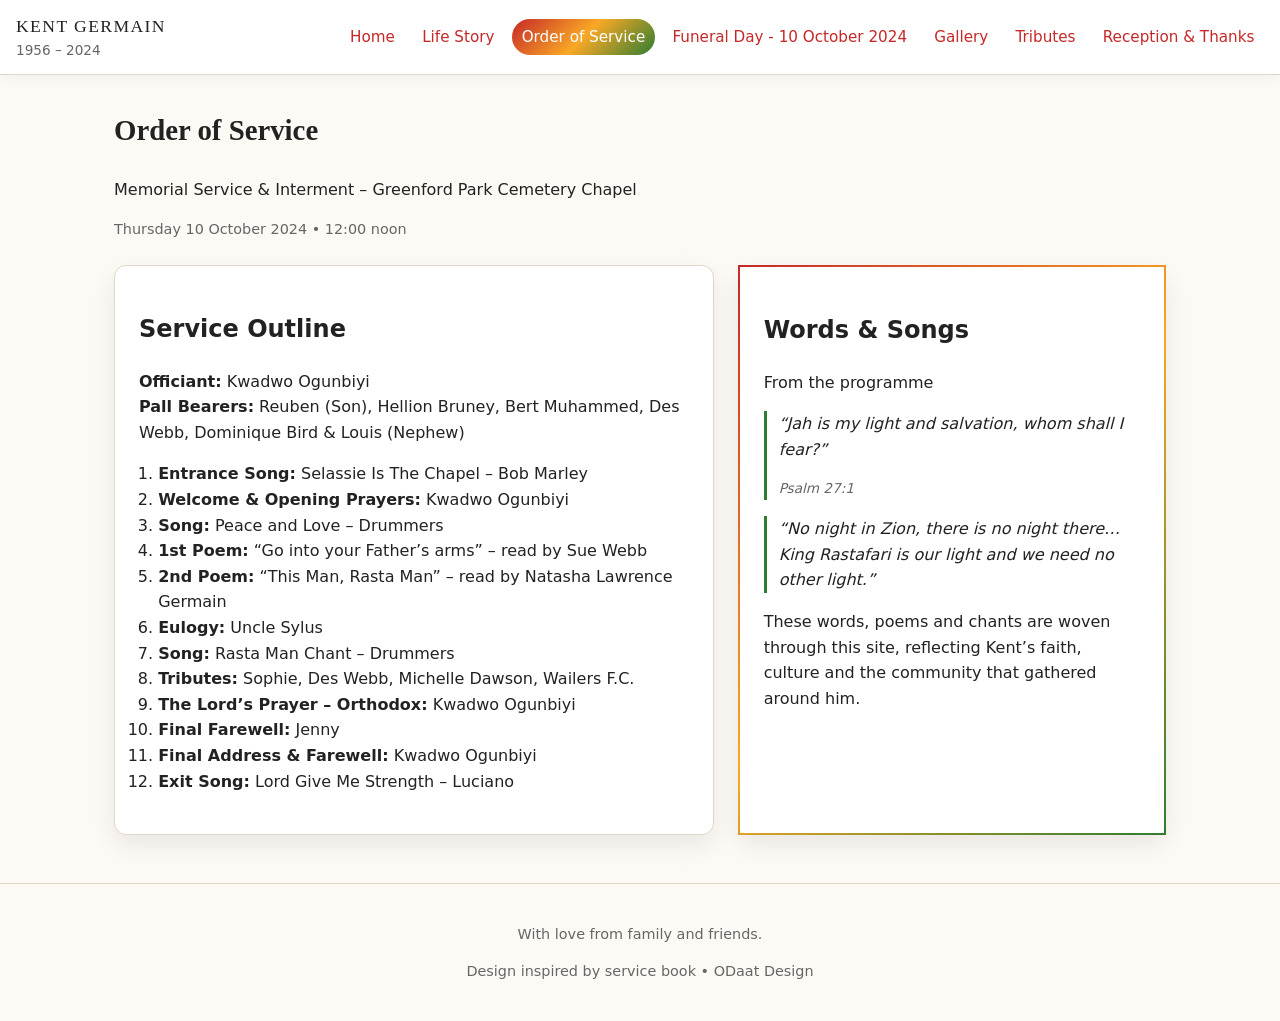
<file: service.html>
<!DOCTYPE html>
<html lang="en">
<head>
  <meta charset="UTF-8">
  <title>Kent Germain | Order of Service</title>
  <meta name="viewport" content="width=device-width, initial-scale=1">
  <meta name="description" content="Read the order of service for Kent Germain’s memorial and funeral.">
  <meta name="theme-color" content="#f9a825">
  <link rel="stylesheet" href="css/style.css">
</head>
<body>
  <header class="site-header">
    <a class="skip-link" href="#main-content">Skip to main content</a>

    <div class="brand">
      <span class="brand-title">Kent Germain</span>
      <span class="brand-dates">1956 – 2024</span>
    </div>

    <button class="nav-toggle" aria-expanded="false" aria-controls="main-nav">
      <span class="nav-toggle-bar"></span>
      <span class="nav-toggle-bar"></span>
      <span class="nav-toggle-bar"></span>
      <span class="sr-only">Toggle navigation</span>
    </button>

    <nav id="main-nav" class="main-nav" aria-label="Main navigation">
      <ul>
        <!-- Keep your existing menu titles here -->
        <li><a href="index.html">Home</a></li>
        <li><a href="about.html">Life Story</a></li>
        <li><a href="service.html" class="active">Order of Service</a></li>
        <li><a href="funeral.html">Funeral Day - 10 October 2024</a></li>
        <li><a href="gallery.html">Gallery</a></li>
        <li><a href="tributes.html">Tributes</a></li>
        <li><a href="thanks.html">Reception & Thanks</a></li>
      </ul>
    </nav>
  </header>

  <main id="main-content">
  <section class="page-header">
    <h1>Order of Service</h1>
    <p>Memorial Service & Interment – Greenford Park Cemetery Chapel</p>
    <p class="page-header-meta">Thursday 10 October 2024 • 12:00 noon</p>
  </section>

  <section class="two-column">
    <article class="card">
      <h2>Service Outline</h2>
      <ul class="service-list">
        <li><strong>Officiant:</strong> Kwadwo Ogunbiyi</li>
        <li><strong>Pall Bearers:</strong> Reuben (Son), Hellion Bruney, Bert Muhammed, Des Webb, Dominique Bird & Louis (Nephew)</li>
      </ul>

      <ol class="service-steps">
        <li><strong>Entrance Song:</strong> Selassie Is The Chapel – Bob Marley</li>
        <li><strong>Welcome & Opening Prayers:</strong> Kwadwo Ogunbiyi</li>
        <li><strong>Song:</strong> Peace and Love – Drummers</li>
        <li><strong>1st Poem:</strong> “Go into your Father’s arms” – read by Sue Webb</li>
        <li><strong>2nd Poem:</strong> “This Man, Rasta Man” – read by Natasha Lawrence Germain</li>
        <li><strong>Eulogy:</strong> Uncle Sylus</li>
        <li><strong>Song:</strong> Rasta Man Chant – Drummers</li>
        <li><strong>Tributes:</strong> Sophie, Des Webb, Michelle Dawson, Wailers F.C.</li>
        <li><strong>The Lord’s Prayer – Orthodox:</strong> Kwadwo Ogunbiyi</li>
        <li><strong>Final Farewell:</strong> Jenny</li>
        <li><strong>Final Address & Farewell:</strong> Kwadwo Ogunbiyi</li>
        <li><strong>Exit Song:</strong> Lord Give Me Strength – Luciano</li>
      </ol>
    </article>

    <aside class="card card-theme">
      <h2>Words & Songs</h2>
      <p class="small-heading">From the programme</p>
      <blockquote>
        <p>“Jah is my light and salvation, whom shall I fear?”</p>
        <p class="quote-ref">Psalm 27:1</p>
      </blockquote>

      <blockquote>
        <p>“No night in Zion, there is no night there… King Rastafari is our light and we need no other light.”</p>
      </blockquote>

      <p>
        These words, poems and chants are woven through this site,
        reflecting Kent’s faith, culture and the community that gathered around him.
      </p>
    </aside>
  </section>
</main>


  <footer class="site-footer">
    <p>With love from family and friends.</p>
    <p class="footer-credit">Design inspired by service book • ODaat Design</p>
  </footer>

  <script src="js/main.js"></script>
</body>
</html>
</file>
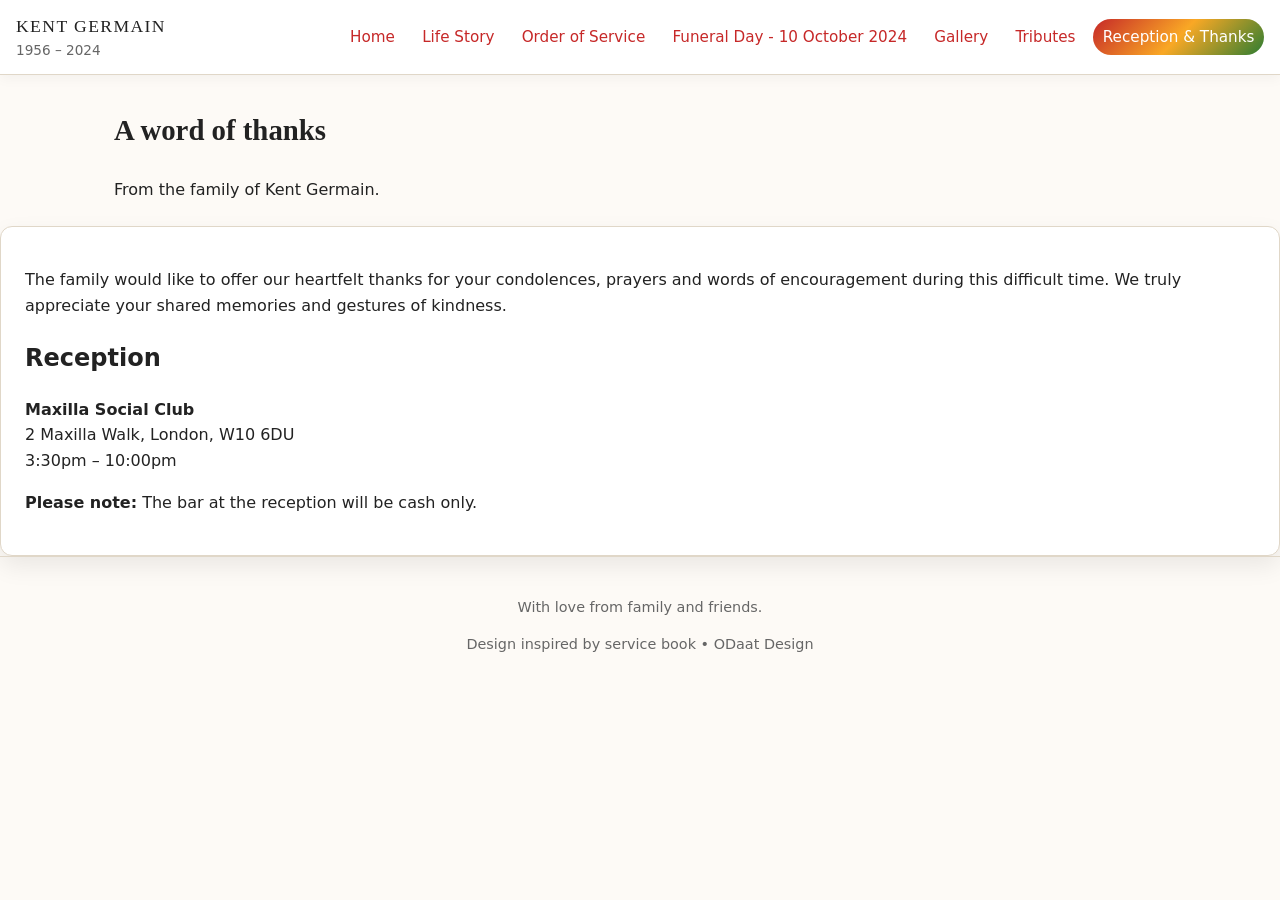
<file: thanks.html>
<!DOCTYPE html>
<html lang="en">
<head>
  <meta charset="UTF-8">
  <title>Kent Germain | Thanks</title>
  <meta name="viewport" content="width=device-width, initial-scale=1">
  <meta name="description" content="A heartfelt thank-you from the family of Kent Germain, including reception details and appreciation for support.">
  <meta name="theme-color" content="#2e7d32">
  <link rel="stylesheet" href="css/style.css">
</head>
<body>
  <header class="site-header">
    <a class="skip-link" href="#main-content">Skip to main content</a>

    <div class="brand">
      <span class="brand-title">Kent Germain</span>
      <span class="brand-dates">1956 – 2024</span>
    </div>

    <button class="nav-toggle" aria-expanded="false" aria-controls="main-nav">
      <span class="nav-toggle-bar"></span>
      <span class="nav-toggle-bar"></span>
      <span class="nav-toggle-bar"></span>
      <span class="sr-only">Toggle navigation</span>
    </button>

    <nav id="main-nav" class="main-nav" aria-label="Main navigation">
      <ul>
        <!-- Keep your existing menu titles here -->
        <li><a href="index.html">Home</a></li>
        <li><a href="about.html">Life Story</a></li>
        <li><a href="service.html">Order of Service</a></li>
        <li><a href="funeral.html">Funeral Day - 10 October 2024</a></li>
        <li><a href="gallery.html">Gallery</a></li>
        <li><a href="tributes.html">Tributes</a></li>
        <li><a href="thanks.html" class="active">Reception & Thanks</a></li>
      </ul>
    </nav>
  </header>

  <main id="main-content">
  <section class="page-header">
    <h1>A word of thanks</h1>
    <p>From the family of Kent Germain.</p>
  </section>

  <section class="card">
    <p>
      The family would like to offer our heartfelt thanks for your condolences, prayers and words of encouragement
      during this difficult time. We truly appreciate your shared memories and gestures of kindness.
    </p>

    <h2>Reception</h2>
    <p><strong>Maxilla Social Club</strong><br>
       2 Maxilla Walk, London, W10 6DU<br>
       3:30pm – 10:00pm
    </p>
    <p><strong>Please note:</strong> The bar at the reception will be cash only.</p>
  </section>
</main>


  <footer class="site-footer">
    <p>With love from family and friends.</p>
    <p class="footer-credit">Design inspired by service book • ODaat Design</p>
  </footer>

  <script src="js/main.js"></script>
</body>
</html>
</file>
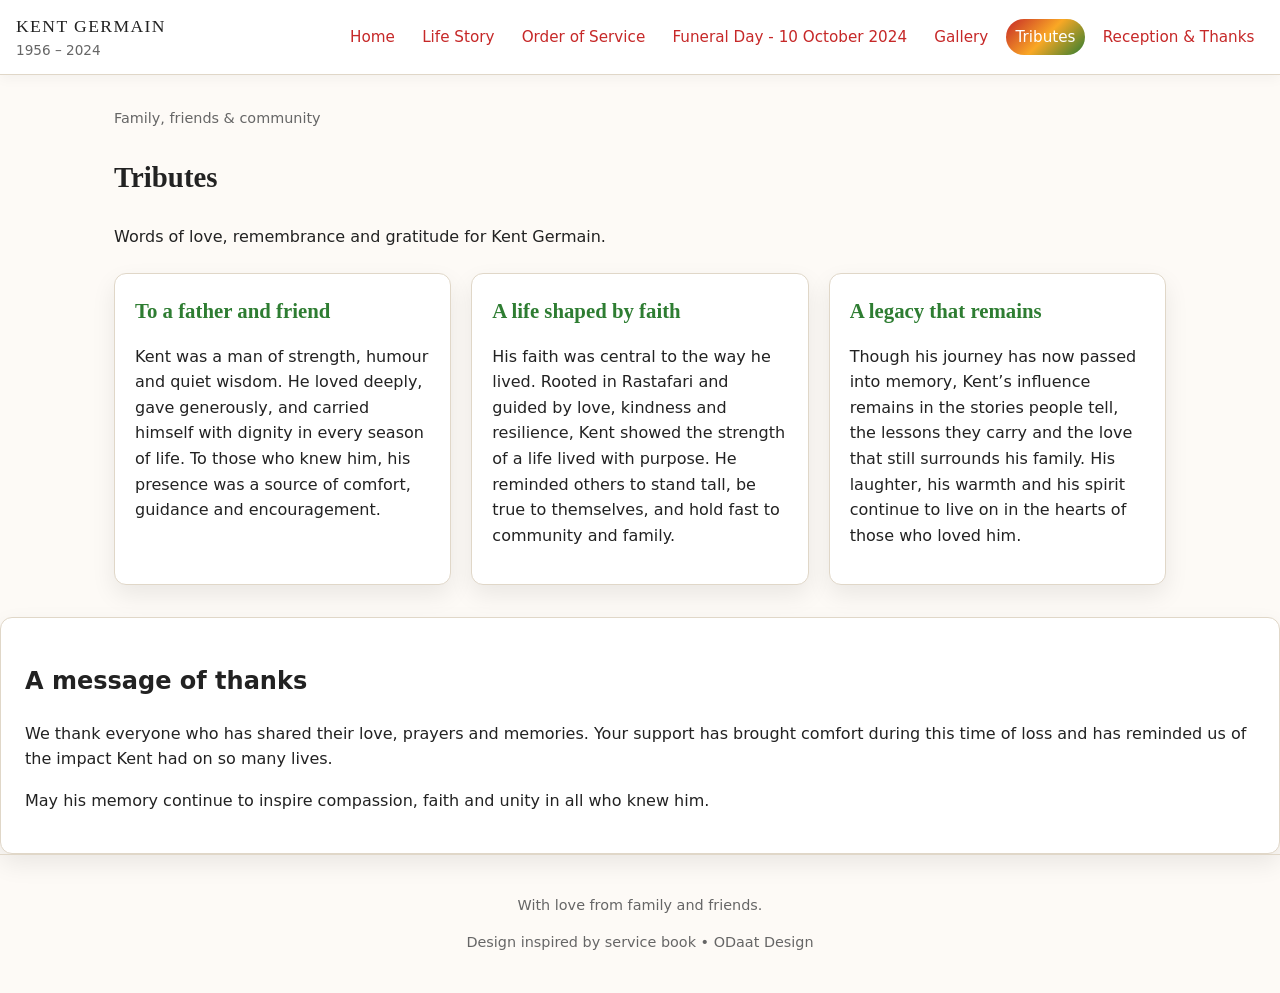
<file: tributes.html>
<!DOCTYPE html>
<html lang="en">
<head>
  <meta charset="UTF-8">
  <title>Kent Germain | Tributes</title>
  <meta name="viewport" content="width=device-width, initial-scale=1">
  <meta name="description" content="Read tributes, memories, and reflections celebrating the life of Kent Germain.">
  <meta name="theme-color" content="#f9a825">
  <link rel="stylesheet" href="css/style.css">
</head>
<body>
  <header class="site-header">
    <a class="skip-link" href="#main-content">Skip to main content</a>

    <div class="brand">
      <span class="brand-title">Kent Germain</span>
      <span class="brand-dates">1956 – 2024</span>
    </div>

    <button class="nav-toggle" aria-expanded="false" aria-controls="main-nav">
      <span class="nav-toggle-bar"></span>
      <span class="nav-toggle-bar"></span>
      <span class="nav-toggle-bar"></span>
      <span class="sr-only">Toggle navigation</span>
    </button>

    <nav id="main-nav" class="main-nav" aria-label="Main navigation">
      <ul>
        <!-- Keep your existing menu titles here -->
        <li><a href="index.html">Home</a></li>
        <li><a href="about.html">Life Story</a></li>
        <li><a href="service.html">Order of Service</a></li>
        <li><a href="funeral.html">Funeral Day - 10 October 2024</a></li>
        <li><a href="gallery.html">Gallery</a></li>
        <li><a href="tributes.html" class="active">Tributes</a></li>
        <li><a href="thanks.html">Reception & Thanks</a></li>
      </ul>
    </nav>
  </header>

  <main id="main-content">
    <section class="page-header">
      <p class="page-header-meta">Family, friends & community</p>
      <h1>Tributes</h1>
      <p>Words of love, remembrance and gratitude for Kent Germain.</p>
    </section>

    <section class="tribute-list" aria-label="Tributes to Kent Germain">
      <article class="tribute-card">
        <h2>To a father and friend</h2>
        <p>
          Kent was a man of strength, humour and quiet wisdom. He loved deeply, gave generously,
          and carried himself with dignity in every season of life. To those who knew him, his presence
          was a source of comfort, guidance and encouragement.
        </p>
      </article>

      <article class="tribute-card">
        <h2>A life shaped by faith</h2>
        <p>
          His faith was central to the way he lived. Rooted in Rastafari and guided by love, kindness and
          resilience, Kent showed the strength of a life lived with purpose. He reminded others to stand
          tall, be true to themselves, and hold fast to community and family.
        </p>
      </article>

      <article class="tribute-card">
        <h2>A legacy that remains</h2>
        <p>
          Though his journey has now passed into memory, Kent’s influence remains in the stories people tell,
          the lessons they carry and the love that still surrounds his family. His laughter, his warmth and
          his spirit continue to live on in the hearts of those who loved him.
        </p>
      </article>
    </section>

    <section class="card" aria-labelledby="tribute-message-heading">
      <h2 id="tribute-message-heading">A message of thanks</h2>
      <p>
        We thank everyone who has shared their love, prayers and memories. Your support has brought comfort
        during this time of loss and has reminded us of the impact Kent had on so many lives.
      </p>
      <p>
        May his memory continue to inspire compassion, faith and unity in all who knew him.
      </p>
    </section>
  </main>

  <footer class="site-footer">
    <p>With love from family and friends.</p>
    <p class="footer-credit">Design inspired by service book • ODaat Design</p>
  </footer>

  <script src="js/main.js"></script>
</body>
</html>
</file>
<file: css/style.css>
:root {
  --bg: #fdfaf6;
  --bg-alt: #ffffff;
  --text: #222222;
  --muted: #666666;
  --accent-red: #c62828;
  --accent-gold: #f9a825;
  --accent-green: #2e7d32;
  --accent-gradient: linear-gradient(135deg, #c62828, #f9a825, #2e7d32);
  --border-soft: #e0d7c8;
  --radius: 12px;
  --shadow-soft: 0 10px 25px rgba(0,0,0,0.08);
  --max-width: 1100px;
  --font-body: system-ui, -apple-system, BlinkMacSystemFont, "Segoe UI", sans-serif;
  --font-heading: "Georgia", "Times New Roman", serif;
}

/* Reset-ish */
*,
*::before,
*::after {
  box-sizing: border-box;
}

body {
  margin: 0;
  font-family: var(--font-body);
  background: var(--bg);
  color: var(--text);
  line-height: 1.6;
}

img {
  max-width: 100%;
  height: auto;
  display: block;
}

a {
  color: var(--accent-red);
  text-decoration: none;
}

a:hover,
a:focus {
  text-decoration: underline;
}

/* Accessibility helpers */
.skip-link {
  position: absolute;
  left: -999px;
  top: 0;
  background: #000;
  color: #fff;
  padding: 0.5rem 1rem;
  z-index: 1000;
}

.skip-link:focus {
  left: 0.5rem;
  top: 0.5rem;
}

.sr-only {
  position: absolute;
  width: 1px;
  height: 1px;
  padding: 0;
  margin: -1px;
  overflow: hidden;
  clip: rect(0,0,0,0);
  border: 0;
}

/* Layout */
.site-header {
  position: sticky;
  top: 0;
  z-index: 999;
  background: var(--bg-alt);
  border-bottom: 1px solid var(--border-soft);
  box-shadow: 0 4px 12px rgba(0,0,0,0.04);
  padding: 0.75rem 1rem;
  display: flex;
  align-items: center;
  justify-content: space-between;
  gap: 1rem;
}

.brand {
  display: flex;
  flex-direction: column;
}

.brand-title {
  font-family: var(--font-heading);
  font-size: 1.1rem;
  letter-spacing: 0.08em;
  text-transform: uppercase;
}

.brand-dates {
  font-size: 0.85rem;
  color: var(--muted);
}

.main-nav {
  display: flex;
  align-items: center;
}

.main-nav ul {
  list-style: none;
  margin: 0;
  padding: 0;
  display: flex;
  flex-wrap: wrap;
  align-items: center;
  gap: 0.5rem;
}

.main-nav li {
  display: flex;
  align-items: center;
}

.main-nav a {
  display: inline-flex;
  align-items: center;
  justify-content: center;
  font-size: 0.95rem;
  line-height: 1.2;
  white-space: nowrap;
  min-height: 2.2rem;
  padding: 0.35rem 0.6rem;
  border-radius: 999px;
  transition: background-color 0.2s ease, color 0.2s ease, box-shadow 0.2s ease;
}

.main-nav a:hover,
.main-nav a:focus-visible {
  text-decoration: none;
  background: rgba(198, 40, 40, 0.08);
  box-shadow: inset 0 0 0 1px rgba(198, 40, 40, 0.16);
}

.main-nav a.active {
  background: var(--accent-gradient);
  color: #fff;
  box-shadow: none;
}

.main-nav a:focus-visible {
  outline: 2px solid var(--accent-red);
  outline-offset: 2px;
}

.nav-toggle {
  display: none;
  background: none;
  border: none;
  padding: 0.25rem;
  cursor: pointer;
}

.nav-toggle-bar {
  width: 22px;
  height: 2px;
  background: var(--text);
  display: block;
  margin: 4px 0;
}

/* Hero */
.hero {
  max-width: var(--max-width);
  margin: 2rem auto;
  padding: 1.5rem;
  display: grid;
  grid-template-columns: minmax(0, 1.1fr) minmax(0, 1.3fr);
  gap: 2rem;
  align-items: center;
}

.hero-media img {
  border-radius: var(--radius);
  box-shadow: var(--shadow-soft);
}

.hero-text h1 {
  font-family: var(--font-heading);
  font-size: 2.2rem;
  margin: 0.25rem 0 0.75rem;
}

.hero-label {
  text-transform: uppercase;
  letter-spacing: 0.12em;
  font-size: 0.8rem;
  color: var(--muted);
}

.hero-subtitle {
  font-size: 1rem;
  color: var(--muted);
}

.hero-meta {
  margin-top: 0.75rem;
  display: flex;
  flex-wrap: wrap;
  gap: 1rem;
  font-size: 0.9rem;
}

.hero-actions {
  margin-top: 1.25rem;
  display: flex;
  flex-wrap: wrap;
  gap: 0.75rem;
}

/* Buttons */
.btn {
  display: inline-flex;
  align-items: center;
  justify-content: center;
  padding: 0.6rem 1.2rem;
  border-radius: 999px;
  border: 1px solid transparent;
  font-size: 0.95rem;
  cursor: pointer;
}

.btn.primary {
  background: var(--accent-gradient);
  color: #fff;
}

.btn.ghost {
  border-color: var(--accent-red);
  color: var(--accent-red);
  background: transparent;
}

/* Homepage video */
.home-video-section {
  max-width: var(--max-width);
  margin: 0 auto 2rem;
  padding: 0 1.5rem;
}

.home-video-card {
  background: var(--bg-alt);
  border-radius: var(--radius);
  padding: 1.25rem;
  box-shadow: var(--shadow-soft);
  border: 1px solid var(--border-soft);
}

.home-video-wrapper {
  margin-top: 1rem;
  border-radius: var(--radius);
  overflow: hidden;
  background: #000;
}

.home-video-wrapper video {
  display: block;
  width: 100%;
  height: auto;
  max-height: 540px;
}

/* Intro cards */
.intro {
  max-width: var(--max-width);
  margin: 0 auto 3rem;
  padding: 0 1.5rem;
  display: grid;
  grid-template-columns: repeat(auto-fit, minmax(240px, 1fr));
  gap: 1.5rem;
}

.intro-block {
  background: var(--bg-alt);
  border-radius: var(--radius);
  padding: 1.25rem;
  box-shadow: var(--shadow-soft);
  border: 1px solid var(--border-soft);
}

.text-link {
  font-size: 0.9rem;
}

/* Page header */
.page-header {
  max-width: var(--max-width);
  margin: 2rem auto 1.5rem;
  padding: 0 1.5rem;
}

.page-header h1 {
  font-family: var(--font-heading);
  font-size: 1.8rem;
}

.page-header-meta {
  font-size: 0.9rem;
  color: var(--muted);
}

/* Cards & two-column */
.two-column {
  max-width: var(--max-width);
  margin: 0 auto 3rem;
  padding: 0 1.5rem;
  display: grid;
  grid-template-columns: minmax(0, 1.4fr) minmax(0, 1fr);
  gap: 1.5rem;
}

.card {
  background: var(--bg-alt);
  border-radius: var(--radius);
  padding: 1.5rem;
  box-shadow: var(--shadow-soft);
  border: 1px solid var(--border-soft);
}

.card-theme {
  border-image: var(--accent-gradient) 1;
  border-width: 2px;
  border-style: solid;
}

.service-list {
  list-style: none;
  padding: 0;
  margin: 0 0 1rem;
}

.service-steps {
  padding-left: 1.2rem;
}

/* Quotes */
blockquote {
  margin: 1rem 0;
  padding-left: 0.75rem;
  border-left: 3px solid var(--accent-green);
  font-style: italic;
}

.quote-ref {
  font-size: 0.85rem;
  color: var(--muted);
}

/* Gallery */
.gallery-grid {
  max-width: var(--max-width);
  margin: 0 auto 2.5rem;
  padding: 0 1.5rem;
  display: grid;
  grid-template-columns: repeat(4, minmax(0, 1fr));
  gap: 1rem;
}

.gallery-item {
  background: var(--bg-alt);
  border-radius: var(--radius);
  overflow: hidden;
  box-shadow: var(--shadow-soft);
  border: 1px solid var(--border-soft);
  display: flex;
  flex-direction: column;
  cursor: zoom-in;
}

.gallery-item img {
  display: block;
  width: 100%;
  height: 220px;
  object-fit: cover;
  border-radius: var(--radius) var(--radius) 0 0;
  transition: transform 0.2s ease;
}

.gallery-item:hover img,
.gallery-item:focus-within img {
  transform: scale(1.02);
}

.gallery-item figcaption {
  font-size: 0.9rem;
  color: var(--muted);
  margin: 0.7rem 0.8rem 0.9rem;
}

.gallery-lightbox {
  position: fixed;
  inset: 0;
  display: none;
  align-items: center;
  justify-content: center;
  background: rgba(17, 17, 17, 0.85);
  z-index: 2000;
  padding: 1rem;
}

.gallery-lightbox.open {
  display: flex;
}

.gallery-lightbox-inner {
  position: relative;
  max-width: min(90vw, 1000px);
  width: 100%;
  background: #fff;
  border-radius: var(--radius);
  overflow: hidden;
  box-shadow: 0 25px 60px rgba(0, 0, 0, 0.35);
}

.gallery-lightbox-inner img {
  display: block;
  width: 100%;
  max-height: 80vh;
  object-fit: contain;
  background: #000;
}

.gallery-lightbox-close {
  position: absolute;
  top: 0.75rem;
  right: 0.75rem;
  width: 2.5rem;
  height: 2.5rem;
  border: none;
  border-radius: 999px;
  background: rgba(0, 0, 0, 0.7);
  color: #fff;
  font-size: 1.4rem;
  cursor: pointer;
}

.gallery-lightbox-caption {
  padding: 0.85rem 1rem 1rem;
  color: var(--text);
  font-size: 0.95rem;
}

/* Tribute cards */
.tribute-list {
  max-width: var(--max-width);
  margin: 0 auto 2rem;
  padding: 0 1.5rem;
  display: grid;
  grid-template-columns: repeat(auto-fit, minmax(220px, 1fr));
  gap: 1.25rem;
}

.tribute-card {
  background: var(--bg-alt);
  border-radius: var(--radius);
  padding: 1.25rem;
  border: 1px solid var(--border-soft);
  box-shadow: var(--shadow-soft);
}

.tribute-card h2 {
  font-family: var(--font-heading);
  font-size: 1.3rem;
  margin-top: 0;
  margin-bottom: 0.75rem;
  color: var(--accent-green);
}

/* Videos */
.video-section {
  max-width: var(--max-width);
  margin: 0 auto 3rem;
  padding: 0 1.5rem;
}

.video-grid {
  display: grid;
  grid-template-columns: repeat(auto-fit, minmax(260px, 1fr));
  gap: 1.5rem;
}

.video-sequence-nav {
  margin: 0 0 1.25rem;
  padding: 0.9rem 1rem;
  background: var(--bg-alt);
  border: 1px solid var(--border-soft);
  border-radius: var(--radius);
}

.video-sequence-nav p {
  margin: 0 0 0.45rem;
}

.video-sequence-nav ol {
  margin: 0;
  padding-left: 1.2rem;
  display: flex;
  flex-wrap: wrap;
  gap: 0.35rem 1rem;
}

.video-mobile-note {
  margin: 0 0 1rem;
  color: var(--muted);
  font-size: 0.9rem;
}

.video-part-nav {
  margin: 0.75rem 0 0;
  font-size: 0.9rem;
}

.video-card {
  background: var(--bg-alt);
  border-radius: var(--radius);
  padding: 1rem;
  box-shadow: var(--shadow-soft);
}

.video-wrapper {
  position: relative;
  padding-bottom: 56.25%;
  height: 0;
  overflow: hidden;
  border-radius: var(--radius);
  background: #000;
}

.video-wrapper iframe,
.video-wrapper video {
  position: absolute;
  inset: 0;
  width: 100%;
  height: 100%;
  border: 0;
}

.video-placeholder {
  position: absolute;
  inset: 0;
  display: grid;
  place-items: center;
  padding: 1rem;
  text-align: center;
  color: var(--muted);
  font-size: 0.95rem;
}

/* Footer */
.site-footer {
  border-top: 1px solid var(--border-soft);
  padding: 1.5rem 1rem;
  text-align: center;
  font-size: 0.9rem;
  color: var(--muted);
}

.footer-credit {
  margin-top: 0.25rem;
}

.back-to-top {
  position: fixed;
  right: 1rem;
  bottom: 1rem;
  width: 2.8rem;
  height: 2.8rem;
  border: none;
  border-radius: 999px;
  background: var(--accent-gradient);
  color: #fff;
  font-size: 1.2rem;
  box-shadow: var(--shadow-soft);
  cursor: pointer;
  opacity: 0;
  pointer-events: none;
  transform: translateY(10px);
  transition: opacity 0.2s ease, transform 0.2s ease;
  z-index: 1500;
}

.back-to-top.visible {
  opacity: 1;
  pointer-events: auto;
  transform: translateY(0);
}

/* Responsive */
@media (max-width: 1024px) and (orientation: landscape) {
  .gallery-grid {
    grid-template-columns: repeat(3, minmax(0, 1fr));
  }
}

@media (max-width: 1024px) and (orientation: portrait) {
  .gallery-grid {
    grid-template-columns: repeat(2, minmax(0, 1fr));
  }
}

@media (max-width: 768px) {
  .main-nav {
    position: absolute;
    inset: 60px 0 auto;
    background: var(--bg-alt);
    border-bottom: 1px solid var(--border-soft);
    padding: 0.75rem 1rem 1rem;
    transform: translateY(-120%);
    transition: transform 0.2s ease-out;
  }

  .main-nav.open {
    transform: translateY(0);
  }

  .main-nav ul {
    flex-direction: column;
    align-items: stretch;
    gap: 0.5rem;
  }

  .nav-toggle {
    display: inline-block;
  }

  .hero {
    grid-template-columns: 1fr;
  }

  .two-column {
    grid-template-columns: 1fr;
  }
}

@media (max-width: 640px) {
  .gallery-grid {
    grid-template-columns: 1fr;
  }

  .gallery-item img {
    height: 240px;
  }
}
.story-section {
  max-width: var(--max-width);
  margin: 0 auto 3rem;
  padding: 0 1.5rem;
  display: flex;
  flex-direction: column;
  gap: 2.5rem;
}

.story-block {
  background: var(--bg-alt);
  border-radius: var(--radius);
  padding: 1.5rem;
  box-shadow: var(--shadow-soft);
  border: 1px solid var(--border-soft);
}

.story-block h2 {
  font-family: var(--font-heading);
  font-size: 1.4rem;
  margin-bottom: 0.75rem;
  color: var(--accent-green);
}

.story-photo {
  margin-top: 1rem;
  display: flex;
  flex-direction: column;
  align-items: center;
}

.story-photo img {
  border-radius: var(--radius);
  box-shadow: var(--shadow-soft);
  width: min(100%, 640px);
  height: auto;
  display: block;
}

.story-photo figcaption {
  font-size: 0.85rem;
  color: var(--muted);
  margin-top: 0.5rem;
  text-align: center;
  max-width: 640px;
}
</file>
